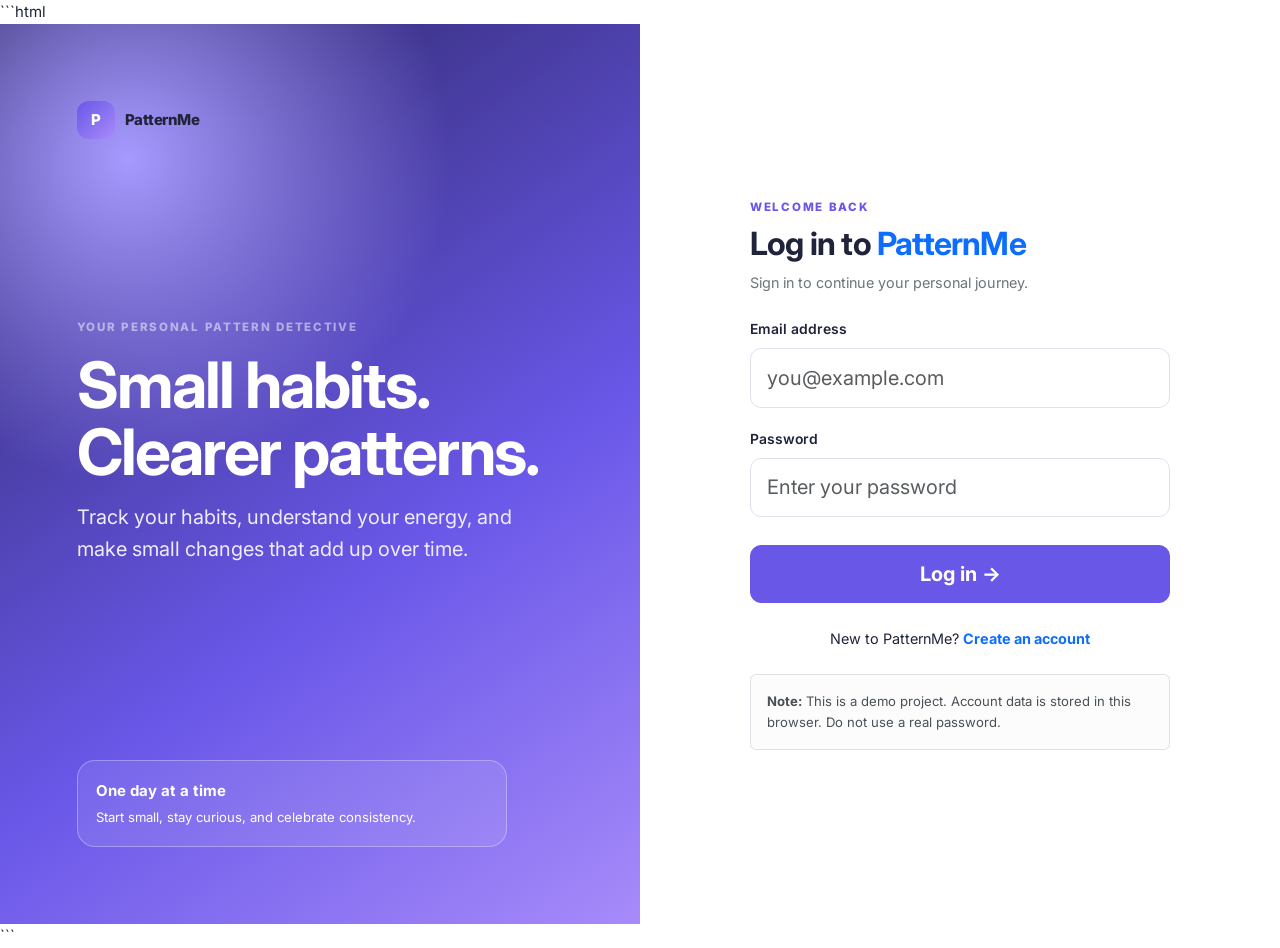
<file: index.html>
<!doctype html>
<html lang="en">

<head>
    <meta charset="utf-8">
    <meta name="viewport" content="width=device-width, initial-scale=1">
    <meta name="theme-color" content="#6957e8">
    <title>Overview • PatternMe</title>
    <link href="https://cdn.jsdelivr.net/npm/bootstrap@5.3.3/dist/css/bootstrap.min.css" rel="stylesheet">
    <link rel="stylesheet" href="css/base.css">
    <link rel="stylesheet" href="css/dashboard.css">
    <script src="js/app.js" defer></script>
</head>

<body>
    <nav class="navbar navbar-expand-lg sticky-top" id="mainNav"></nav>
    <main class="page-wrap">
        <section class="welcome-panel mb-4">
            <div class="row align-items-center g-4">
                <div class="col-lg-8">
                    <div class="eyebrow text-white-50">YOUR PERSONAL DASHBOARD</div>
                    <h1 class="display-6 fw-bold mt-2" id="welcomeTitle">Welcome back!</h1>
                    <p class="mb-0">Every small action is a vote for the person you want to become.</p>
                </div>
                <div class="col-lg-4 text-lg-end"><a class="btn btn-light fw-bold" href="habits.html">＋ Add a habit</a>
                    <a class="btn btn-outline-light mt-2 mt-sm-0" href="checkin.html">Daily check-in</a>
                </div>
            </div>
        </section>
        <div class="d-flex justify-content-between align-items-end flex-wrap gap-2 mb-3">
            <div>
                <div class="eyebrow">OVERVIEW</div>
                <h1 class="page-title">Your routine at a glance</h1>
                <p class="muted mb-0">A helpful snapshot of your latest activity.</p>
            </div><span class="badge rounded-pill badge-soft px-3 py-2" id="daysPill">0 check-ins</span>
        </div>
        <div class="row g-3 mb-4">
            <div class="col-6 col-xl-3">
                <article class="pm-card">
                    <div class="metric-label">Average sleep</div>
                    <div class="metric" id="sleepMetric">—</div>
                    <div class="metric-note">Hours per logged day</div>
                </article>
            </div>
            <div class="col-6 col-xl-3">
                <article class="pm-card">
                    <div class="metric-label">Study / work</div>
                    <div class="metric" id="studyMetric">—</div>
                    <div class="metric-note">Hours per logged day</div>
                </article>
            </div>
            <div class="col-6 col-xl-3">
                <article class="pm-card">
                    <div class="metric-label">Habits done today</div>
                    <div class="metric" id="habitsMetric">0/0</div>
                    <div class="metric-note">Your daily progress</div>
                </article>
            </div>
            <div class="col-6 col-xl-3">
                <article class="pm-card">
                    <div class="metric-label">Screen time</div>
                    <div class="metric" id="screenMetric">—</div>
                    <div class="metric-note">Hours per logged day</div>
                </article>
            </div>
        </div>
        <div class="row g-4">
            <div class="col-lg-7">
                <section class="pm-card">
                    <div class="d-flex justify-content-between align-items-center mb-3">
                        <h2 class="h5 fw-bold mb-0">Today’s habits</h2><a class="small fw-bold" href="habits.html"
                            style="color:var(--pm-primary)">Manage habits →</a>
                    </div>
                    <div id="dashboardHabits"></div>
                </section>
                <section class="pm-card mt-4">
                    <div class="d-flex justify-content-between align-items-center mb-3">
                        <h2 class="h5 fw-bold mb-0">Recent check-ins</h2><a class="small fw-bold" href="history.html"
                            style="color:var(--pm-primary)">View history →</a>
                    </div>
                    <div id="recentEntries"></div>
                </section>
            </div>
            <div class="col-lg-5">
                <section class="pm-card mb-4">
                    <div class="eyebrow">YOUR NEXT STEP</div>
                    <h2 class="h5 fw-bold mt-2">A little consistency goes a long way</h2>
                    <p class="muted">Choose a small habit you can repeat, then use check-ins to learn what helps you
                        feel focused and balanced.</p><a href="checkin.html" class="btn btn-primary">Record today</a>
                </section>
                <section class="pm-card">
                    <div class="d-flex justify-content-between align-items-center mb-3">
                        <h2 class="h5 fw-bold mb-0">Quick insight</h2><a href="insights.html" class="small fw-bold"
                            style="color:var(--pm-primary)">Explore →</a>
                    </div>
                    <div id="quickInsight" class="muted"></div>
                </section>
            </div>
        </div>

        <footer class="bg-white border-top py-3 mt-auto">
        <div class="container text-center">
            <p class="mb-0 text-muted">
                ©; 2026 PatternMe. All rights reserved.
            </p>
        </div>
    </footer>
    </main>

    

    <script src="js/dashboard.js" defer></script>
    <script src="https://cdn.jsdelivr.net/npm/bootstrap@5.3.3/dist/js/bootstrap.bundle.min.js" defer></script>
</body>

</html>
</file>
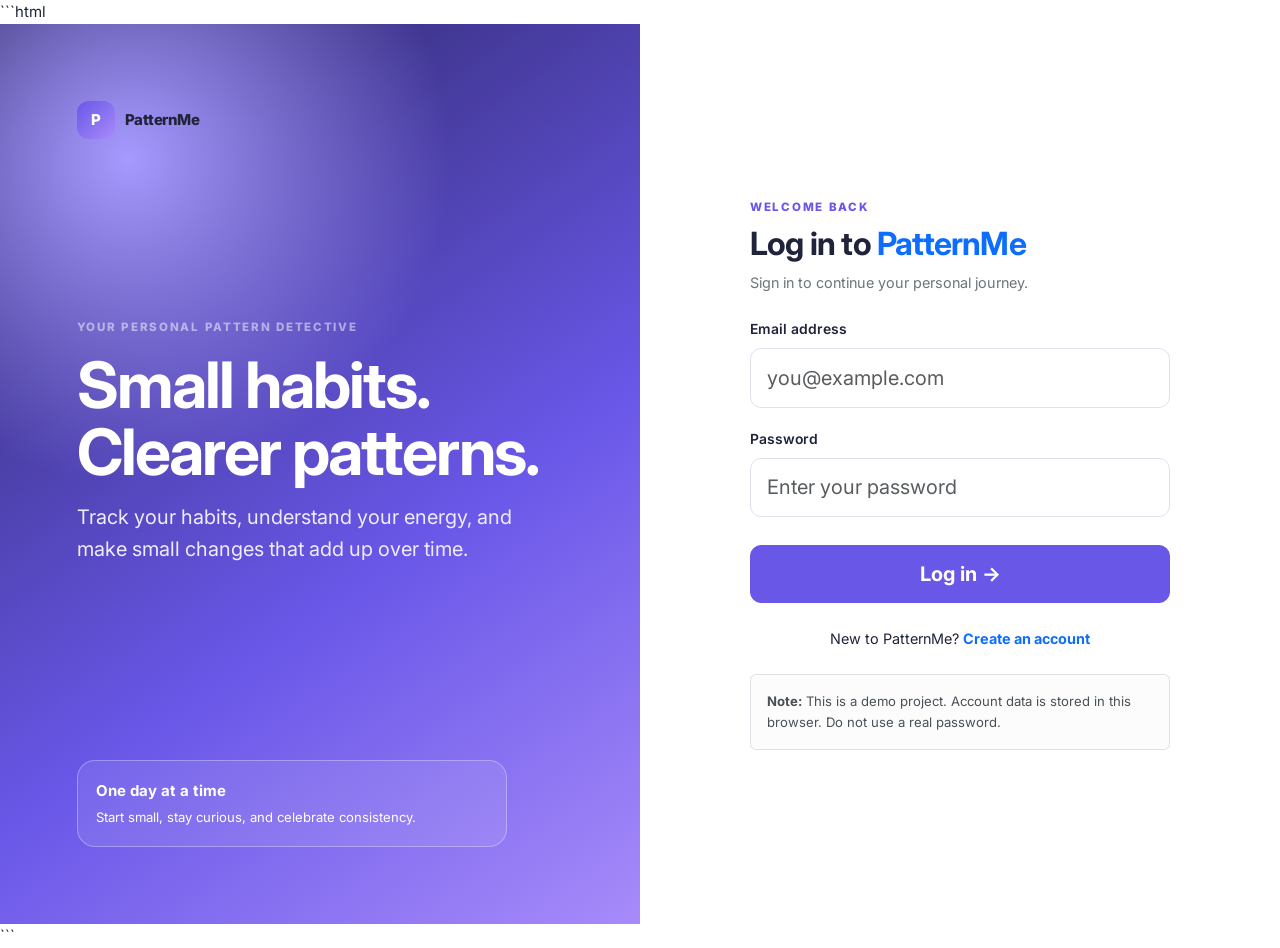
<file: checkin.html>
<!doctype html>
<html lang="en">

<head>
    <meta charset="utf-8">
    <meta name="viewport" content="width=device-width, initial-scale=1">
    <meta name="theme-color" content="#6957e8">
    <title>Daily check-in • PatternMe</title>
    <link href="https://cdn.jsdelivr.net/npm/bootstrap@5.3.3/dist/css/bootstrap.min.css" rel="stylesheet">
    <link rel="stylesheet" href="css/base.css">
    <link rel="stylesheet" href="css/checkin.css">
    <script src="js/app.js" defer></script>
</head>

<body>
    <nav class="navbar navbar-expand-lg sticky-top" id="mainNav"></nav>
    <main class="page-wrap">
        <div class="mb-4">
            <div class="eyebrow">DAILY CHECK-IN</div>
            <h1 class="page-title">How was your day?</h1>
            <p class="muted">A few quick details can help you understand your routine over time.</p>
        </div>
        <div id="message" class="alert d-none"></div>
        <form id="entryForm" class="pm-card">
            <div class="form-section-title">Your day</div>
            <div class="row g-3">
                <div class="col-md-6"><label class="form-label" for="entryDate">Entry date</label><input
                        class="form-control" id="entryDate" type="date" required></div>
                <div class="col-md-6 d-flex align-items-end">
                    <p class="muted small" id="dateHint">Select a date to add or edit an entry.</p>
                </div>
                <div class="col-md-6"><label class="form-label" for="sleep">Sleep (hours)</label><input
                        class="form-control" id="sleep" type="number" min="0" max="24" step=".25" placeholder="7.5"
                        required></div>
                <div class="col-md-6"><label class="form-label" for="study">Study / work (hours)</label><input
                        class="form-control" id="study" type="number" min="0" max="24" step=".25" placeholder="3"
                        required></div>
                <div class="col-md-6"><label class="form-label" for="screen">Screen time (hours)</label><input
                        class="form-control" id="screen" type="number" min="0" max="24" step=".25" placeholder="4"
                        required></div>
                <div class="col-md-6"><label class="form-label" for="exercise">Exercise (minutes)</label><input
                        class="form-control" id="exercise" type="number" min="0" max="1440" step="1" placeholder="20"
                        required></div>
                <div class="col-md-6"><label class="form-label" for="focus">Focus rating</label><select
                        class="form-select" id="focus" required>
                        <option value="">Choose 1–5</option>
                        <option value="1">1 · Very low</option>
                        <option value="2">2 · Low</option>
                        <option value="3">3 · Average</option>
                        <option value="4">4 · Good</option>
                        <option value="5">5 · Excellent</option>
                    </select></div>
                <div class="col-md-6"><label class="form-label" for="mood">Mood</label><select class="form-select"
                        id="mood" required>
                        <option value="">Choose mood</option>
                        <option>Great</option>
                        <option>Good</option>
                        <option>Okay</option>
                        <option>Low</option>
                        <option>Stressed</option>
                        <option>Tired</option>
                    </select></div>
                <div class="col-12"><label class="form-label" for="notes">Notes (optional)</label><textarea
                        class="form-control" id="notes" rows="3" maxlength="600"
                        placeholder="What went well today? What would you change tomorrow?"></textarea></div>
            </div>
            <div class="d-flex flex-wrap gap-2 mt-4"><button class="btn btn-primary" type="submit">Save
                    check-in</button><button class="btn btn-outline-secondary" type="button" id="clearBtn">Clear
                    form</button><a class="btn btn-outline-secondary" href="history.html">View history</a></div>
        </form>
        
    </main>
    
    <footer class="text-center py-3">
        <p class="mb-0">© 2026 PatternMe. All rights reserved.</p>
    </footer>
    
    <script src="js/checkin.js" defer></script>
    <script src="https://cdn.jsdelivr.net/npm/bootstrap@5.3.3/dist/js/bootstrap.bundle.min.js" defer></script>
</body>

</html>
</file>
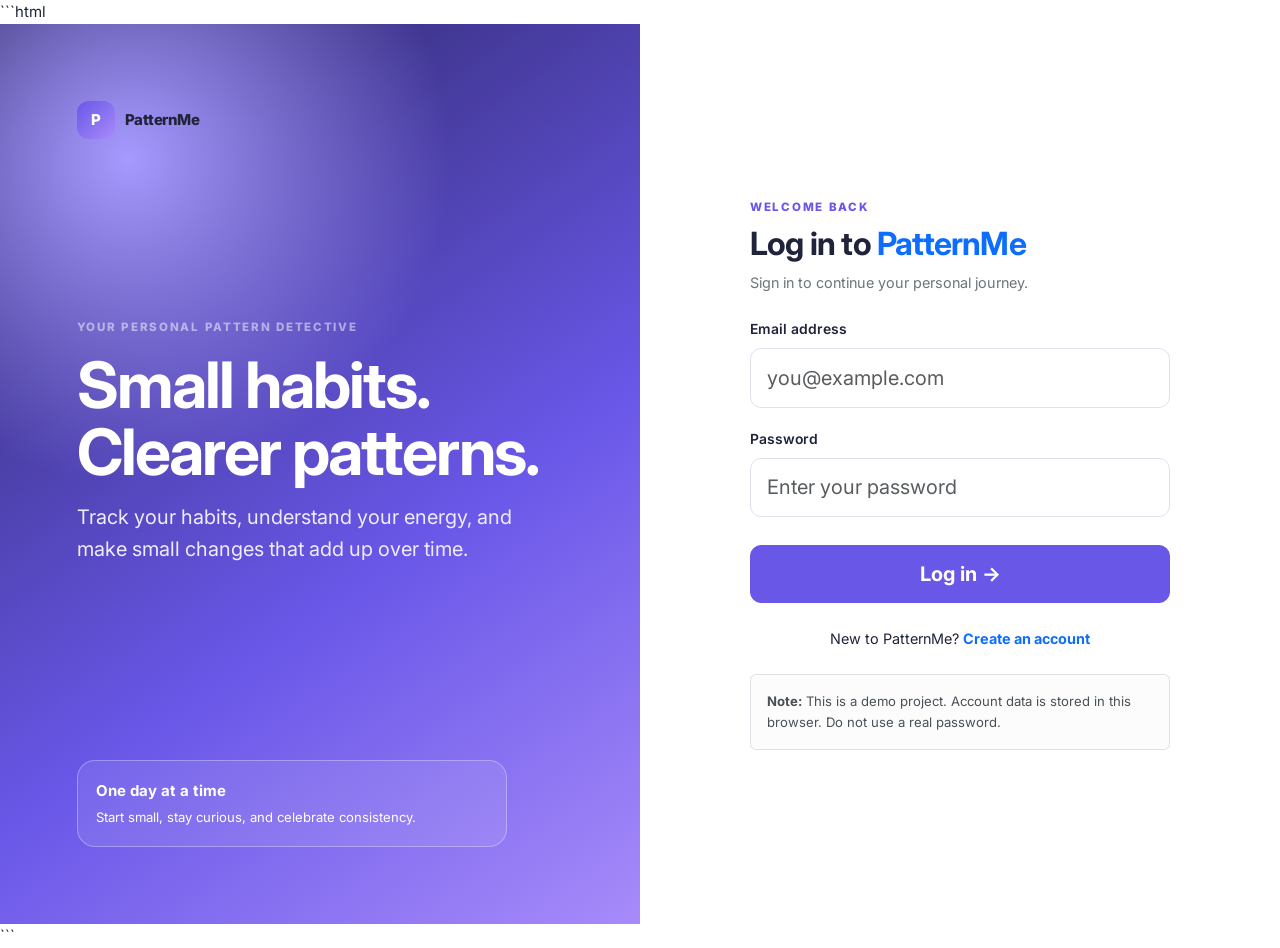
<file: habits.html>
<!doctype html>
<html lang="en">

<head>
    <meta charset="utf-8">
    <meta name="viewport" content="width=device-width, initial-scale=1">
    <meta name="theme-color" content="#6957e8">
    <title>My habits • PatternMe</title>
    <link href="https://cdn.jsdelivr.net/npm/bootstrap@5.3.3/dist/css/bootstrap.min.css" rel="stylesheet">
    <link rel="stylesheet" href="css/base.css">
    <link rel="stylesheet" href="css/habits.css">
    <script src="js/app.js" defer></script>
</head>

<body>
    <nav class="navbar navbar-expand-lg sticky-top" id="mainNav"></nav>
    <main class="page-wrap">
        <div class="d-flex flex-wrap justify-content-between align-items-end gap-3 mb-4">
            <div>
                <div class="eyebrow">BUILD YOUR ROUTINE</div>
                <h1 class="page-title">My habits</h1>
                <p class="muted mb-0">Create small routines, set reminders, and celebrate each completion.</p>
            </div><button class="btn btn-outline-secondary" type="button" id="enableNotifications">♧ Enable
                notifications</button>
        </div>
        <div class="row g-4">
            <div class="col-lg-5">
                <section class="pm-card">
                    <h2 class="h5 fw-bold mb-1">Add a new habit</h2>
                    <p class="muted small mb-4">Pick a habit and optional daily reminder.</p>
                    <form id="habitForm" class="d-grid gap-3">
                        <div><label class="form-label" for="habitName">Habit name</label><input class="form-control"
                                id="habitName" required maxlength="80" placeholder="e.g. Read for 15 minutes"></div>
                        <div class="row g-3">
                            <div class="col-4"><label class="form-label" for="habitEmoji">Icon</label><select
                                    class="form-select" id="habitEmoji">
                                    <option>✨</option>
                                    <option>📚</option>
                                    <option>💧</option>
                                    <option>🏃</option>
                                    <option>🧘</option>
                                    <option>🌱</option>
                                    <option>💻</option>
                                    <option>😴</option>
                                    <option>🎨</option>
                                </select></div>
                            <div class="col-8"><label class="form-label" for="habitCategory">Category</label><select
                                    class="form-select" id="habitCategory">
                                    <option>Personal</option>
                                    <option>Study</option>
                                    <option>Health</option>
                                    <option>Mindfulness</option>
                                    <option>Fitness</option>
                                </select></div>
                        </div>
                        <div><label class="form-label" for="habitReminder">Daily reminder (optional)</label><input
                                class="form-control" type="time" id="habitReminder">
                            <div class="form-text">Notifications work when this page or site is open and running.</div>
                        </div><button class="btn btn-primary" type="submit">＋ Add habit</button>
                    </form>
                </section>
                <section class="pm-card mt-4">
                    <h2 class="h6 fw-bold">Today’s progress</h2>
                    <div class="d-flex justify-content-between small mb-2"><span class="muted">Completed
                            habits</span><strong id="progressText">0 of 0</strong></div>
                    <div class="progress">
                        <div id="progressBar" class="progress-bar" style="width:0%"></div>
                    </div>
                </section>
            </div>
            <div class="col-lg-7">
                <section class="pm-card">
                    <div class="d-flex justify-content-between align-items-center mb-3">
                        <h2 class="h5 fw-bold mb-0">Your routine</h2><span class="badge rounded-pill badge-soft"
                            id="habitCount">0 habits</span>
                    </div>
                    <div id="habitList" class="habit-list"></div>
                </section>
                <div class="small muted mt-3">Tip: start with two or three habits that feel realistic. You can update or
                    remove them any time.</div>
            </div>
        </div>
        <!-- <footer class="bg-white border-top py-3 mt-auto">
        <div class="container text-center">
            <p class="mb-0 text-muted">
                ©; 2026 PatternMe. All rights reserved.
            </p>
        </div>
    </footer> -->
        </main>
        
    
    <script src="js/habits.js" defer></script>
    <script src="https://cdn.jsdelivr.net/npm/bootstrap@5.3.3/dist/js/bootstrap.bundle.min.js" defer></script>
</body>

</html>
</file>
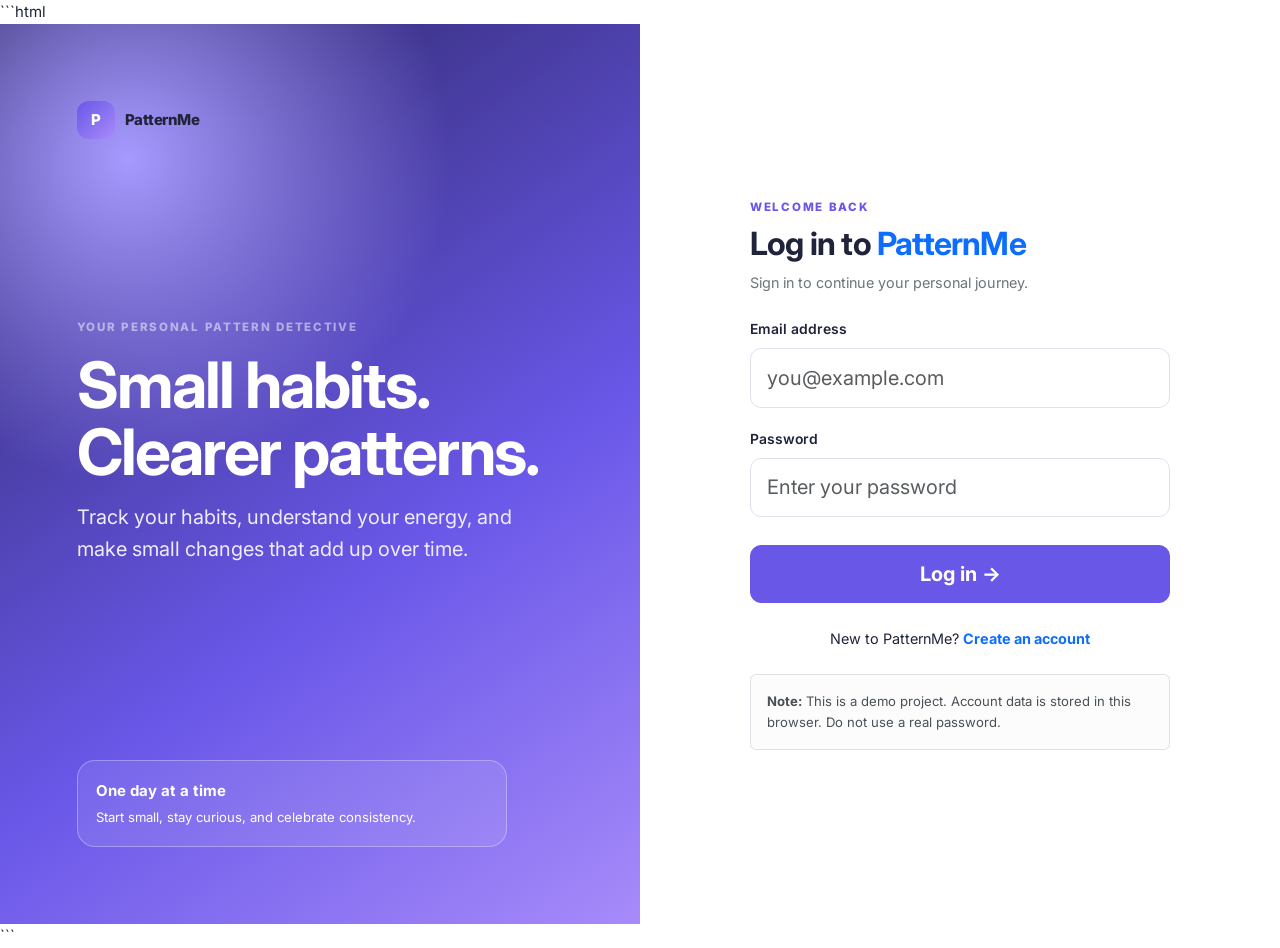
<file: history.html>
<!doctype html>
<html lang="en">

<head>
    <meta charset="utf-8">
    <meta name="viewport" content="width=device-width, initial-scale=1">
    <meta name="theme-color" content="#6957e8">
    <title>History • PatternMe</title>
    <link href="https://cdn.jsdelivr.net/npm/bootstrap@5.3.3/dist/css/bootstrap.min.css" rel="stylesheet">
    <link rel="stylesheet" href="css/base.css">
    <link rel="stylesheet" href="css/history.css">
    <script src="js/app.js" defer></script>
</head>

<body>
    <nav class="navbar navbar-expand-lg sticky-top" id="mainNav"></nav>
    <main class="page-wrap">
        <div class="d-flex flex-wrap justify-content-between align-items-end gap-3 mb-4">
            <div>
                <div class="eyebrow">YOUR JOURNEY</div>
                <h1 class="page-title">Check-in history</h1>
                <p class="muted mb-0">Review, edit, or export your saved days.</p>
            </div><button class="btn btn-primary" id="exportBtn">↓ Export CSV</button>
        </div>
        <section class="pm-card table-card">
            <div class="table-responsive">
                <table class="table align-middle mb-0">
                    <thead>
                        <tr>
                            <th>Date</th>
                            <th>Sleep</th>
                            <th>Study</th>
                            <th>Screen</th>
                            <th>Exercise</th>
                            <th>Focus</th>
                            <th>Mood</th>
                            <th>Actions</th>
                        </tr>
                    </thead>
                    <tbody id="historyRows"></tbody>
                </table>
            </div>
            <div id="historyEmpty" class="empty-state d-none">
                <div class="empty-icon">☷</div><strong>No check-ins yet</strong>
                <p>Record your first day to see your history here.</p><a href="checkin.html" class="btn btn-primary">Add
                    check-in</a>
            </div>
        </section>
        </main>
        
        <footer class="text-center py-3">
        <p class="mb-0">© 2026 PatternMe. All rights reserved.</p>
    </footer>
    
    <script src="js/history.js" defer></script>
    <script src="https://cdn.jsdelivr.net/npm/bootstrap@5.3.3/dist/js/bootstrap.bundle.min.js" defer></script>
</body>

</html>
</file>
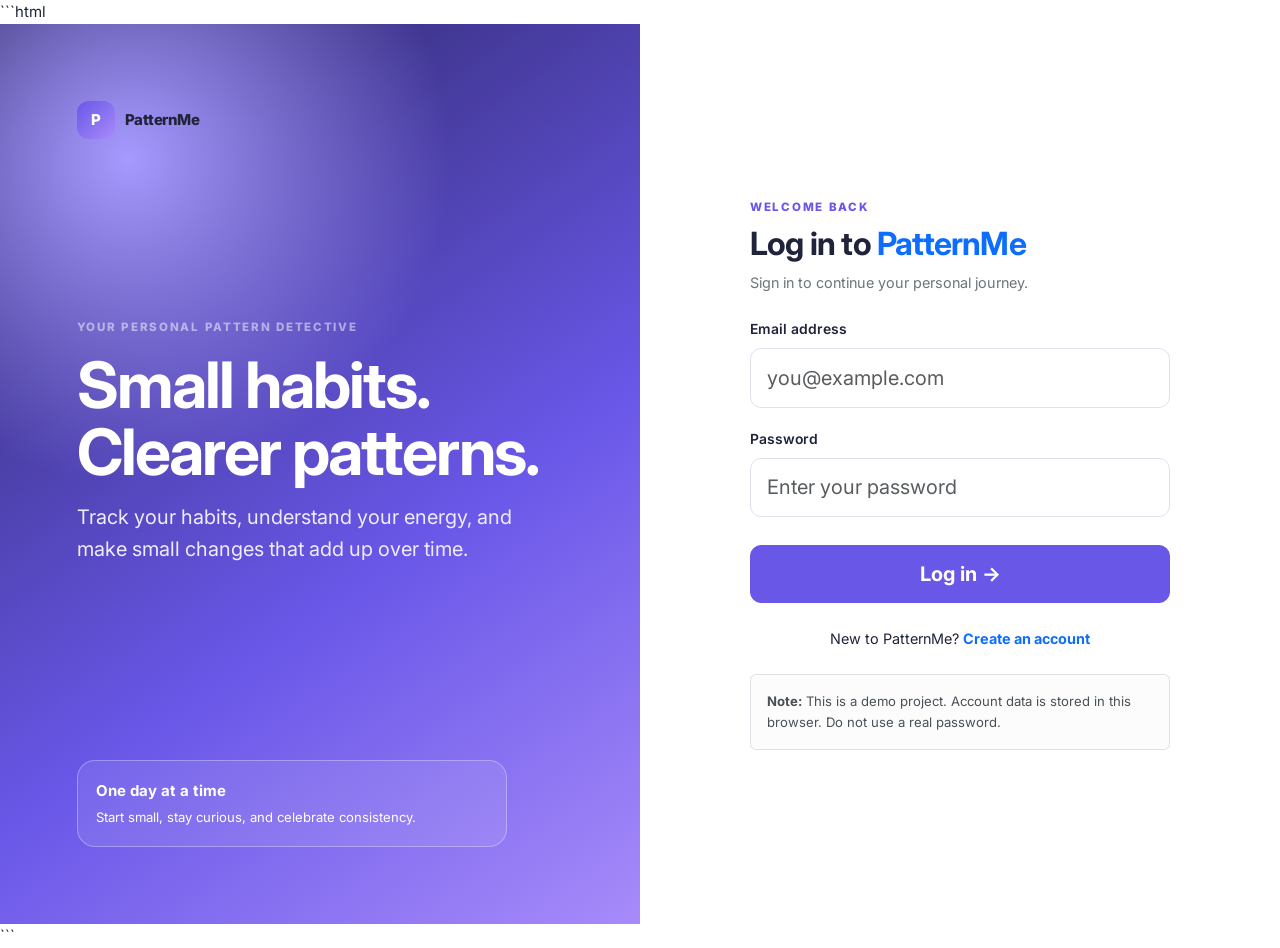
<file: insights.html>
<!doctype html>
<html lang="en">

<head>
    <meta charset="utf-8">
    <meta name="viewport" content="width=device-width, initial-scale=1">
    <meta name="theme-color" content="#6957e8">
    <title>Insights • PatternMe</title>
    <link href="https://cdn.jsdelivr.net/npm/bootstrap@5.3.3/dist/css/bootstrap.min.css" rel="stylesheet">
    <link rel="stylesheet" href="css/base.css">
    <link rel="stylesheet" href="css/insights.css">
    <script src="js/app.js" defer></script>
</head>

<body>
    <nav class="navbar navbar-expand-lg sticky-top" id="mainNav"></nav>
    <main class="page-wrap">
        <div class="mb-4">
            <div class="eyebrow">NOTICE YOUR PROGRESS</div>
            <h1 class="page-title">Patterns & insights</h1>
            <p class="muted">Simple observations based on the information you record.</p>
        </div>
        <div class="row g-4 mb-4">
            <div class="col-lg-6">
                <section class="pm-card">
                    <h2 class="h5 fw-bold">Study hours · last 7 days</h2>
                    <p class="muted small">Your logged study or work time.</p>
                    <div id="studyBars" class="d-grid gap-3"></div>
                </section>
            </div>
            <div class="col-lg-6">
                <section class="pm-card">
                    <h2 class="h5 fw-bold">Habit consistency</h2>
                    <p class="muted small">Completions across your habits for the last week.</p>
                    <div id="habitSummary"></div>
                </section>
            </div>
        </div>
        <section class="pm-card">
            <h2 class="h5 fw-bold mb-3">What your entries suggest</h2>
            <div id="insightsList"></div>
            <p class="small muted mb-0">These are basic observations from your own entries. They do not prove cause and
                effect or provide medical advice.</p>
        </section>
        </main>
        
        <footer class="text-center py-3">
        <p class="mb-0">© 2026 PatternMe. All rights reserved.</p>
    </footer>
    
    <script src="js/insights.js" defer></script>
    <script src="https://cdn.jsdelivr.net/npm/bootstrap@5.3.3/dist/js/bootstrap.bundle.min.js" defer></script>
</body>

</html>
</file>
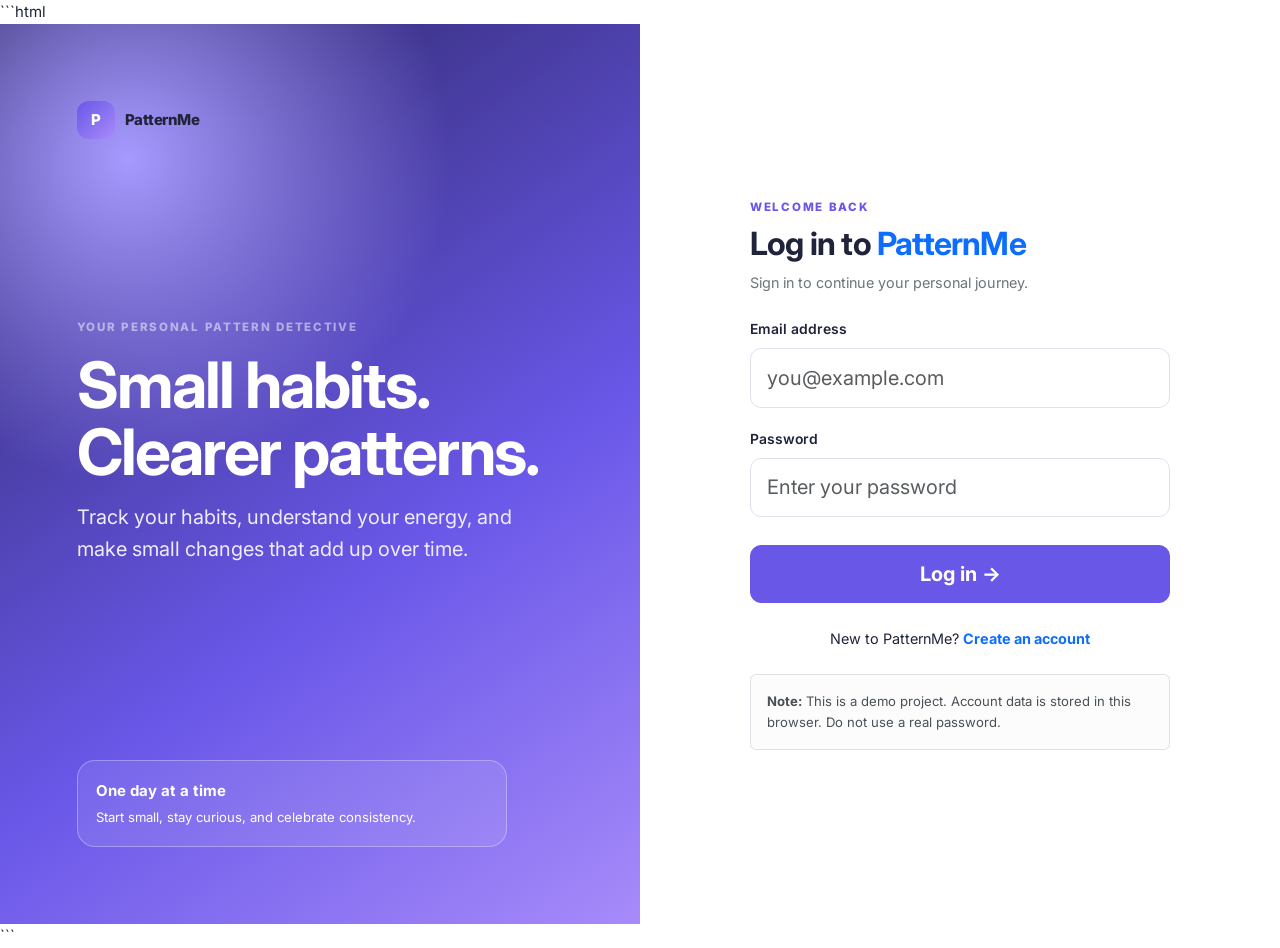
<file: login.html>
```html
<!doctype html>
<html lang="en">

<head>
    <meta charset="UTF-8">
    <meta name="viewport" content="width=device-width, initial-scale=1">
    <meta name="theme-color" content="#6957e8">

    <title>Login | PatternMe</title>

    <!-- Bootstrap CSS -->
    <link
        href="https://cdn.jsdelivr.net/npm/bootstrap@5.3.3/dist/css/bootstrap.min.css"
        rel="stylesheet">

    <!-- Custom CSS -->
    <link rel="stylesheet" href="css/base.css">
    <link rel="stylesheet" href="css/login.css">

    <script src="js/app.js" defer></script>
</head>

<body class="auth-page">

    <main class="auth-layout">

        <!-- Left Section -->
        <section class="auth-side">

            <a class="navbar-brand text-white text-decoration-none"
               href="login.html">
                <span class="brand-mark">P</span>
                PatternMe
            </a>

            <div>
                <div class="eyebrow text-white-50 mb-3">
                    Your personal pattern detective
                </div>

                <h1 class="display-5 fw-bold">
                    Small habits.<br>
                    Clearer patterns.
                </h1>

                <p class="fs-5 mt-3">
                    Track your habits, understand your energy,
                    and make small changes that add up over time.
                </p>
            </div>

            <div class="auth-note">
                <strong>One day at a time</strong>
                <div class="small mt-1">
                    Start small, stay curious, and celebrate consistency.
                </div>
            </div>

        </section>

        <!-- Right Section: Login Form -->
        <section class="auth-panel">

            <div class="auth-box">

                <span class="eyebrow">Welcome back</span>

                <h2 class="mt-2 mb-2 fw-bold">
                    Log in to
                    <span class="text-primary">PatternMe</span>
                </h2>

                <p class="text-secondary mb-4">
                    Sign in to continue your personal journey.
                </p>

                <!-- Alert Message -->
                <div id="formMessage"
                     class="alert d-none"
                     role="alert"
                     aria-live="polite">
                </div>

                <!-- Login Form -->
                <form id="login"
                      class="d-grid gap-3"
                      novalidate>

                    <div class="form-field">
                        <label for="email" class="form-label fw-semibold">
                            Email address
                        </label>

                        <input
                            type="email"
                            class="form-control form-control-lg"
                            id="email"
                            name="email"
                            placeholder="you@example.com"
                            autocomplete="email"
                            aria-describedby="emailError">

                        <small id="emailError"
                               class="text-danger d-block mt-1"></small>
                    </div>

                    <div class="form-field">
                        <label for="password" class="form-label fw-semibold">
                            Password
                        </label>

                        <input
                            type="password"
                            class="form-control form-control-lg"
                            id="password"
                            name="password"
                            placeholder="Enter your password"
                            autocomplete="current-password"
                            aria-describedby="passwordError">

                        <small id="passwordError"
                               class="text-danger d-block mt-1"></small>
                    </div>

                    <button type="submit"
                            class="btn btn-primary btn-lg mt-2">
                        Log in <span aria-hidden="true">→</span>
                    </button>

                </form>

                <div class="text-center mt-4">
                    <p class="mb-0">
                        New to PatternMe?
                        <a href="register.html"
                           class="fw-bold text-decoration-none">
                            Create an account
                        </a>
                    </p>
                </div>

                <div class="alert alert-light border small mt-4 mb-0">
                    <strong>Note:</strong> This is a demo project.
                    Account data is stored in this browser.
                    Do not use a real password.
                </div>

            </div>

        </section>

    </main>

    <!-- Login Validation -->
    <script src="js/login.js"></script>

    <!-- Bootstrap JavaScript -->
    <script
        src="https://cdn.jsdelivr.net/npm/bootstrap@5.3.3/dist/js/bootstrap.bundle.min.js">
    </script>

</body>
</html>
```
</file>
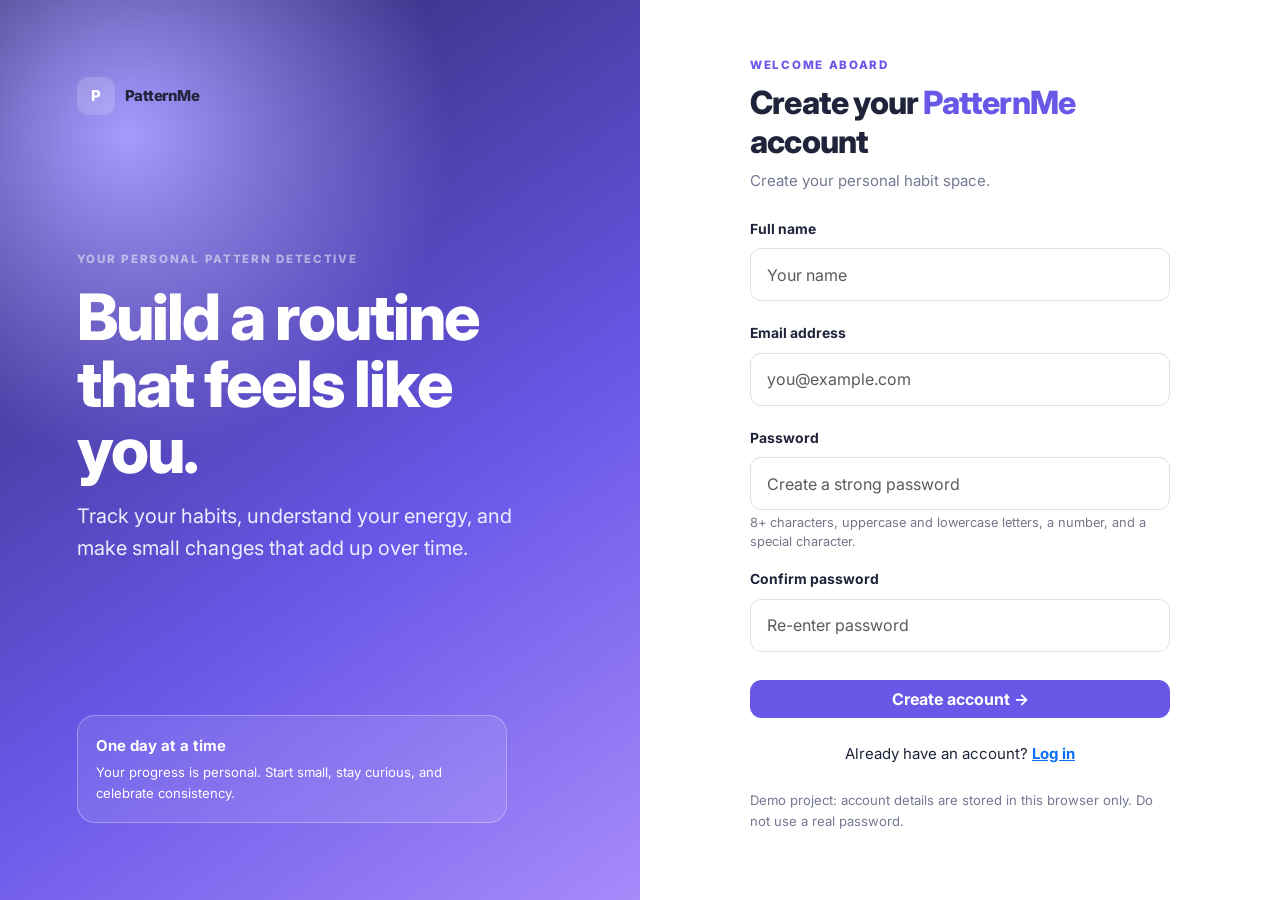
<file: register.html>
<!doctype html>
<html lang="en">
<head>
  <meta charset="utf-8">
  <meta name="viewport" content="width=device-width, initial-scale=1">
  <meta name="theme-color" content="#6957e8">
  <title>Create account • PatternMe</title>
  <link href="https://cdn.jsdelivr.net/npm/bootstrap@5.3.3/dist/css/bootstrap.min.css" rel="stylesheet">
  <link rel="stylesheet" href="css/base.css">
  <link rel="stylesheet" href="css/register.css">
  <script src="js/app.js" defer></script>
</head>
<body class="auth-page">
  <main class="auth-layout">
    <section class="auth-side">
      <a class="navbar-brand text-white" href="login.html"><span class="brand-mark" style="background:#ffffff2b">P</span>PatternMe</a>
      <div>
        <div class="eyebrow text-white-50 mb-3">YOUR PERSONAL PATTERN DETECTIVE</div>
        <h1>Build a routine that feels like you.</h1>
        <p class="fs-5 mt-3">Track your habits, understand your energy, and make small changes that add up over time.</p>
      </div>
      <div class="auth-note"><strong>One day at a time</strong><div class="small mt-1">Your progress is personal. Start small, stay curious, and celebrate consistency.</div></div>
    </section>
    <section class="auth-panel">
      <div class="auth-box">
        <span class="eyebrow">WELCOME ABOARD</span>
        <h2 class="mt-2 mb-2">Create your <span style="color:var(--pm-primary)">PatternMe</span> account</h2>
        <p class="muted mb-4">Create your personal habit space.</p>
        <div id="formMessage" class="alert d-none" role="alert" aria-live="polite"></div>
        <form id="registerForm" class="d-grid gap-3" novalidate>
          <div class="form-field">
            <label class="form-label" for="name">Full name</label>
            <input class="form-control" type="text" id="name" name="name" maxlength="25" autocomplete="name" placeholder="Your name" required>
            <small class="validation-message"></small>
          </div>
          <div class="form-field">
            <label class="form-label" for="email">Email address</label>
            <input class="form-control" type="email" id="email" name="email" autocomplete="email" placeholder="you@example.com" required>
            <small class="validation-message"></small>
          </div>
          <div class="form-field">
            <label class="form-label" for="password">Password</label>
            <input class="form-control" type="password" id="password" name="password" autocomplete="new-password" placeholder="Create a strong password" required>
            <small class="validation-message"></small>
            <div class="password-hint mt-1">8+ characters, uppercase and lowercase letters, a number, and a special character.</div>
          </div>
          <div class="form-field">
            <label class="form-label" for="confirmPassword">Confirm password</label>
            <input class="form-control" type="password" id="confirmPassword" name="confirmPassword" autocomplete="new-password" placeholder="Re-enter password" required>
            <small class="validation-message"></small>
          </div>
          <button class="btn btn-primary mt-2" type="submit">Create account <span aria-hidden="true">→</span></button>
        </form>
        <p class="mt-4 mb-0 text-center">Already have an account? <a href="login.html" class="fw-bold">Log in</a></p>
        <p class="small muted mt-4">Demo project: account details are stored in this browser only. Do not use a real password.</p>
      </div>
    </section>
  </main>
  <script src="js/register.js" defer></script>
  <script src="https://cdn.jsdelivr.net/npm/bootstrap@5.3.3/dist/js/bootstrap.bundle.min.js" defer></script>
</body>
</html>
</file>
<file: css/base.css>
@import url('https://fonts.googleapis.com/css2?family=Inter:wght@400;500;600;700;800&display=swap');

:root {
    --pm-primary: #6957e8;
    --pm-primary-dark: #5140cb;
    --pm-ink: #20243a;
    --pm-muted: #737991;
    --pm-bg: #f6f7fc;
    --pm-line: #e8eaf3;
    --pm-soft: #efedff;
    --pm-green: #16876b;
    --pm-shadow: 0 12px 35px rgba(35, 36, 80, .07)
}

* {
    box-sizing: border-box
}

body {
    margin: 0;
    background: var(--pm-bg);
    color: var(--pm-ink);
    font-family: Inter, system-ui, -apple-system, 'Segoe UI', sans-serif;
    font-size: 15px;
    line-height: 1.6
}

.navbar {
    background: #fff;
    border-bottom: 1px solid var(--pm-line);
    box-shadow: 0 4px 18px #22223a08
}

.navbar-brand {
    font-weight: 800;
    letter-spacing: -.5px;
    color: var(--pm-ink) !important;
    display: flex;
    align-items: center;
    gap: 10px
}

.brand-mark {
    width: 38px;
    height: 38px;
    display: grid;
    place-items: center;
    border-radius: 12px;
    color: #fff;
    background: linear-gradient(135deg, #6957e8, #a78bfa);
    font-weight: 800
}

.nav-link {
    color: #656b83 !important;
    font-weight: 600;
    border-radius: 10px;
    padding: .55rem .8rem !important
}

.nav-link.active,
.nav-link:hover {
    background: var(--pm-soft);
    color: var(--pm-primary) !important
}

.page-wrap {
    max-width: 1180px;
    margin: auto;
    padding: 34px 18px 48px
}

.page-title {
    font-size: clamp(1.8rem, 4vw, 2.5rem);
    font-weight: 800;
    letter-spacing: -1.2px;
    line-height: 1.15;
    margin: .25rem 0 .5rem
}

.eyebrow {
    text-transform: uppercase;
    letter-spacing: 1.7px;
    font-size: .72rem;
    font-weight: 800;
    color: var(--pm-primary)
}

.muted {
    color: var(--pm-muted)
}

.pm-card {
    height: 100%;
    border: 1px solid var(--pm-line);
    background: #fff;
    border-radius: 20px;
    padding: 22px;
    box-shadow: var(--pm-shadow)
}

.metric {
    font-size: 2rem;
    font-weight: 800;
    letter-spacing: -1px
}

.metric-label {
    font-size: .86rem;
    color: var(--pm-muted);
    font-weight: 600
}

.metric-note {
    font-size: .78rem;
    color: var(--pm-muted)
}

.btn-primary {
    background: var(--pm-primary);
    border-color: var(--pm-primary);
    font-weight: 700;
    border-radius: 11px
}

.btn-primary:hover {
    background: var(--pm-primary-dark);
    border-color: var(--pm-primary-dark)
}

.btn-outline-secondary,
.form-control,
.form-select {
    border-radius: 11px
}

.form-control,
.form-select {
    border-color: #dfe2ed;
    padding: .72rem .85rem
}

.form-control:focus,
.form-select:focus {
    border-color: var(--pm-primary);
    box-shadow: 0 0 0 .2rem #6957e81c
}

.form-label {
    font-size: .87rem;
    font-weight: 700
}

/* .footer {
    padding: 24px 0 8px;
    text-align: center;
    color: var(--pm-muted);
    font-size: .82rem
} */

.table {
    --bs-table-bg: transparent
}

.table thead th {
    font-size: .78rem;
    text-transform: uppercase;
    letter-spacing: .4px;
    color: var(--pm-muted);
    white-space: nowrap
}

.table td {
    vertical-align: middle
}

.empty-state {
    text-align: center;
    padding: 36px 12px;
    color: var(--pm-muted)
}

.empty-icon {
    font-size: 2rem;
    background: var(--pm-soft);
    color: var(--pm-primary);
    border-radius: 16px;
    width: 58px;
    height: 58px;
    display: grid;
    place-items: center;
    margin: 0 auto 12px
}

.badge-soft {
    background: var(--pm-soft);
    color: var(--pm-primary)
}

.auth-page {
    min-height: 100vh;
    background: #fff
}

.auth-layout {
    min-height: 100vh;
    display: grid;
    grid-template-columns: minmax(0, 1fr) minmax(0, 1fr)
}

.auth-side {
    padding: clamp(28px, 6vw, 82px);
    background: radial-gradient(circle at 20% 15%, #a79aff, transparent 35%), linear-gradient(145deg, #29245f, #6957e8 60%, #a78bfa);
    color: #fff;
    display: flex;
    flex-direction: column;
    justify-content: space-between;
    gap: 45px
}

.auth-side h1 {
    font-size: clamp(2.4rem, 5vw, 4.4rem);
    font-weight: 800;
    line-height: 1.04;
    letter-spacing: -2px
}

.auth-side p {
    color: #eeedff;
    max-width: 440px
}

.auth-note {
    border: 1px solid #ffffff4d;
    background: #ffffff18;
    border-radius: 18px;
    padding: 18px;
    max-width: 430px
}

.auth-panel {
    display: grid;
    place-items: center;
    padding: 32px 20px
}

.auth-box {
    width: min(420px, 100%)
}

.auth-box h2 {
    font-weight: 800;
    letter-spacing: -.8px
}

.auth-box .form-control {
    padding: .85rem 1rem
}

.toast-container {
    z-index: 1090
}

.habit-row {
    border: 1px solid var(--pm-line);
    border-radius: 16px;
    padding: 16px;
    display: flex;
    gap: 14px;
    align-items: center;
    background: #fff
}

.habit-emoji {
    width: 46px;
    height: 46px;
    display: grid;
    place-items: center;
    border-radius: 14px;
    background: var(--pm-soft);
    font-size: 1.35rem;
    flex-shrink: 0
}

.habit-row.done {
    background: #f3fcf8;
    border-color: #cbeee0
}

.habit-row.done .habit-name {
    text-decoration: line-through;
    color: var(--pm-muted)
}

.reminder-time {
    font-size: .8rem;
    color: var(--pm-muted)
}

.progress {
    height: 9px;
    border-radius: 30px;
    background: #eeeff7
}

.progress-bar {
    background: linear-gradient(90deg, #6957e8, #a78bfa)
}

.chart-bar {
    height: 9px;
    background: #eeeefa;
    border-radius: 20px;
    overflow: hidden
}

.chart-bar span {
    height: 100%;
    display: block;
    border-radius: 20px;
    background: linear-gradient(90deg, #6957e8, #a78bfa)
}

@media(max-width:767px) {
    .page-wrap {
        padding: 24px 14px 36px
    }

    .pm-card {
        padding: 18px
    }

    .auth-layout {
        grid-template-columns: 1fr
    }

    .auth-side {
        padding: 28px;
        gap: 28px
    }

    .auth-side h1 {
        font-size: 2.8rem
    }

    .auth-note {
        display: none
    }

    .navbar .navbar-brand {
        margin-right: 0
    }

    .habit-row {
        align-items: flex-start
    }

    .nav-link {
        padding: .45rem .65rem !important
    }
}


/* Footer sits at the bottom without covering cards */
body > footer {
    position: static !important;
    inset: auto !important;
    flex-shrink: 0;
    width: 100%;
    margin-top: auto;
    padding: 16px 0;
    box-sizing: border-box;
    background: transparent;
    z-index: auto;
}
</file>
<file: css/dashboard.css>
.welcome-panel {
    border-radius: 24px;
    padding: clamp(22px, 4vw, 36px);
    color: #fff;
    background: radial-gradient(circle at 90% 20%, #ffffff35, transparent 24%), linear-gradient(120deg, #5140cb, #8a79f6)
}

.welcome-panel p {
    color: #f0edff
}



footer {
    position: fixed;
    
}

.page-wrap {
    height: 100vh;
    overflow:visible;
}
</file>
<file: css/checkin.css>
.form-section-title {
    font-weight: 800;
    margin-bottom: 1rem
}
</file>
<file: css/habits.css>
.habit-list {
    display: grid;
    gap: 12px
}

.habit-actions {
    display: flex;
    gap: 8px;
    flex-wrap: wrap;
    margin-left: auto
}
</file>
<file: css/history.css>
.table-card {
    overflow: hidden
}

.table-responsive {
    border-radius: 12px
}
</file>
<file: css/insights.css>
.insight-item {
    padding: 16px;
    border-radius: 14px;
    background: #f8f7ff;
    border: 1px solid #e8e4ff;
    margin-bottom: 10px
}
</file>
<file: css/login.css>
.auth-box .btn {
    width: 100%;
    padding: .8rem
}

.auth-box p {
    font-size: .9rem
}
</file>
<file: css/register.css>
/* Registration form validation states */
.form-field .validation-message {
  display: block;
  min-height: 0;
  margin-top: .25rem;
  color: #c62828;
  font-size: .82rem;
}
.form-field.error .form-control {
  border-color: #dc3545;
  box-shadow: 0 0 0 .15rem rgba(220, 53, 69, .10);
}
.form-field.success .form-control {
  border-color: #198754;
  box-shadow: 0 0 0 .15rem rgba(25, 135, 84, .08);
}
.form-field.success .validation-message { color: #198754; }
.form-field .form-control:focus { box-shadow: 0 0 0 .2rem rgba(105, 87, 232, .15); }
.password-hint { color: #77758a; font-size: .8rem; line-height: 1.45; }
</file>
